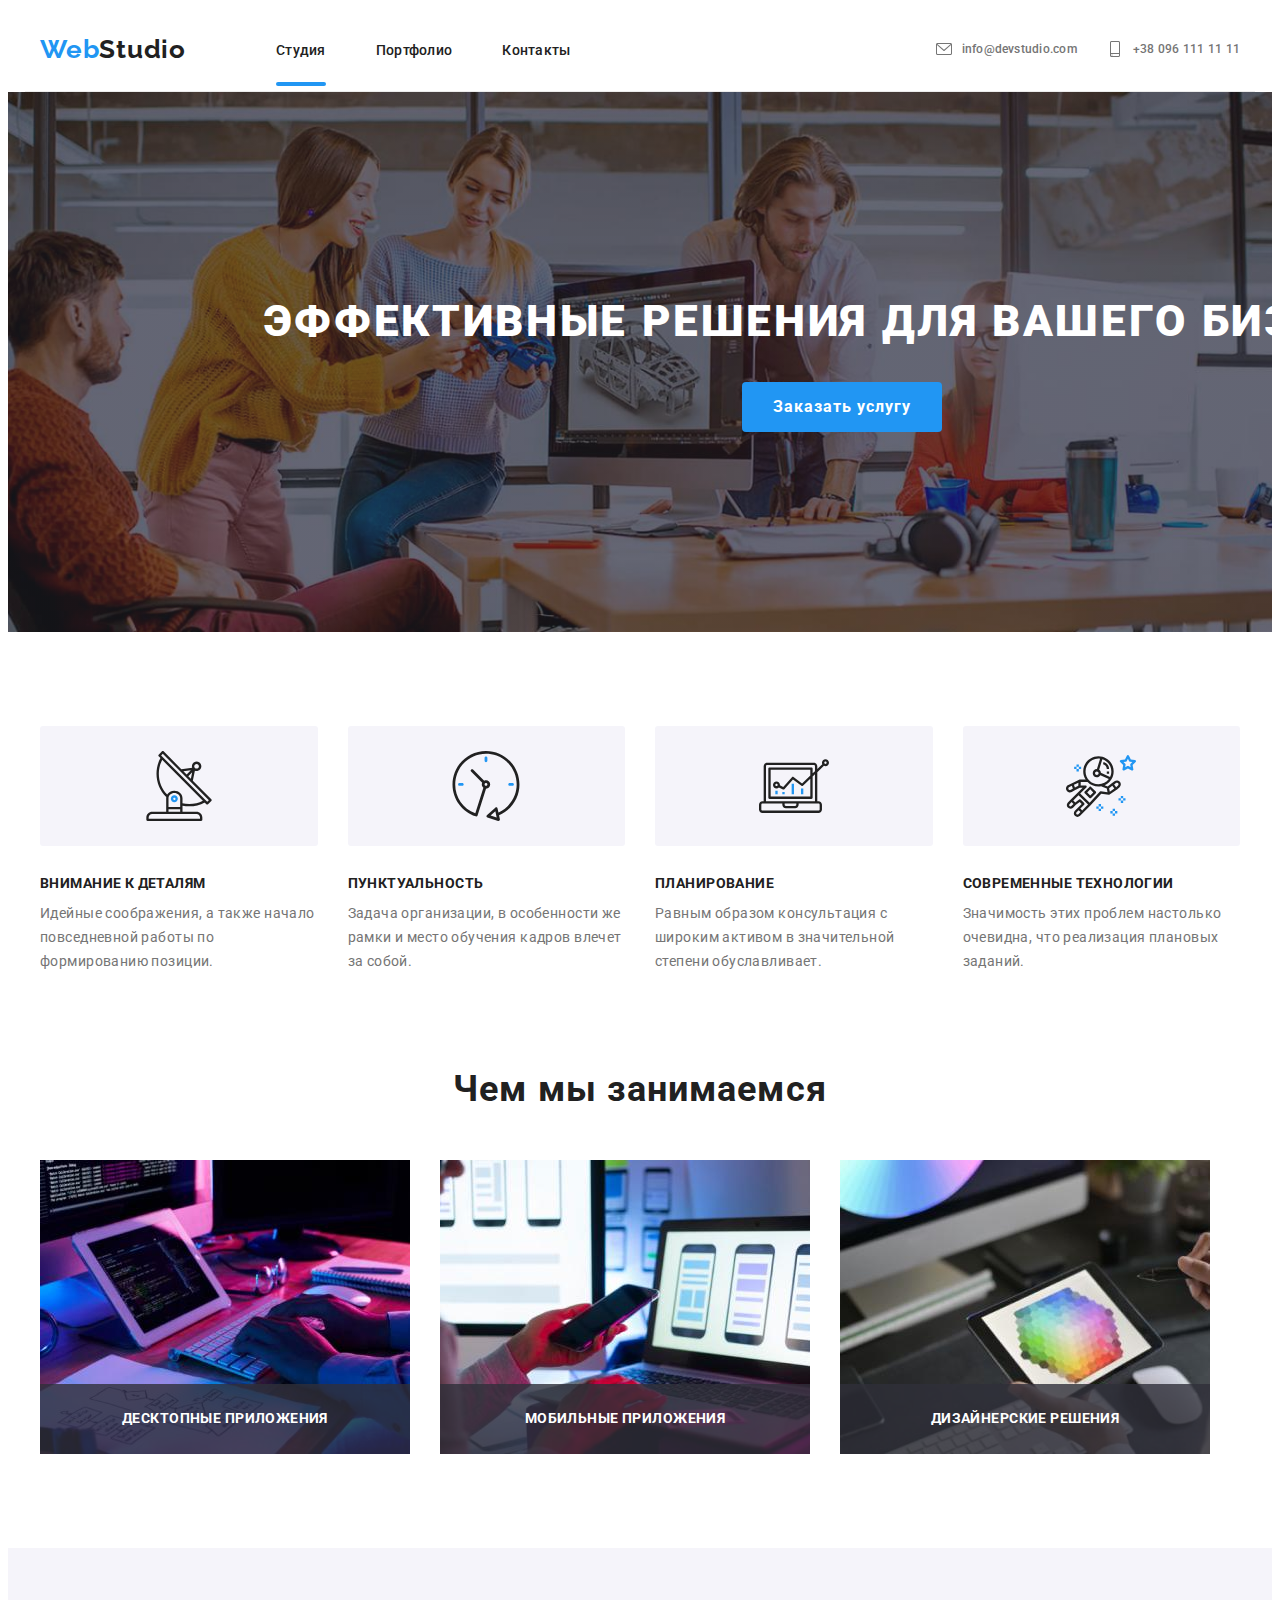
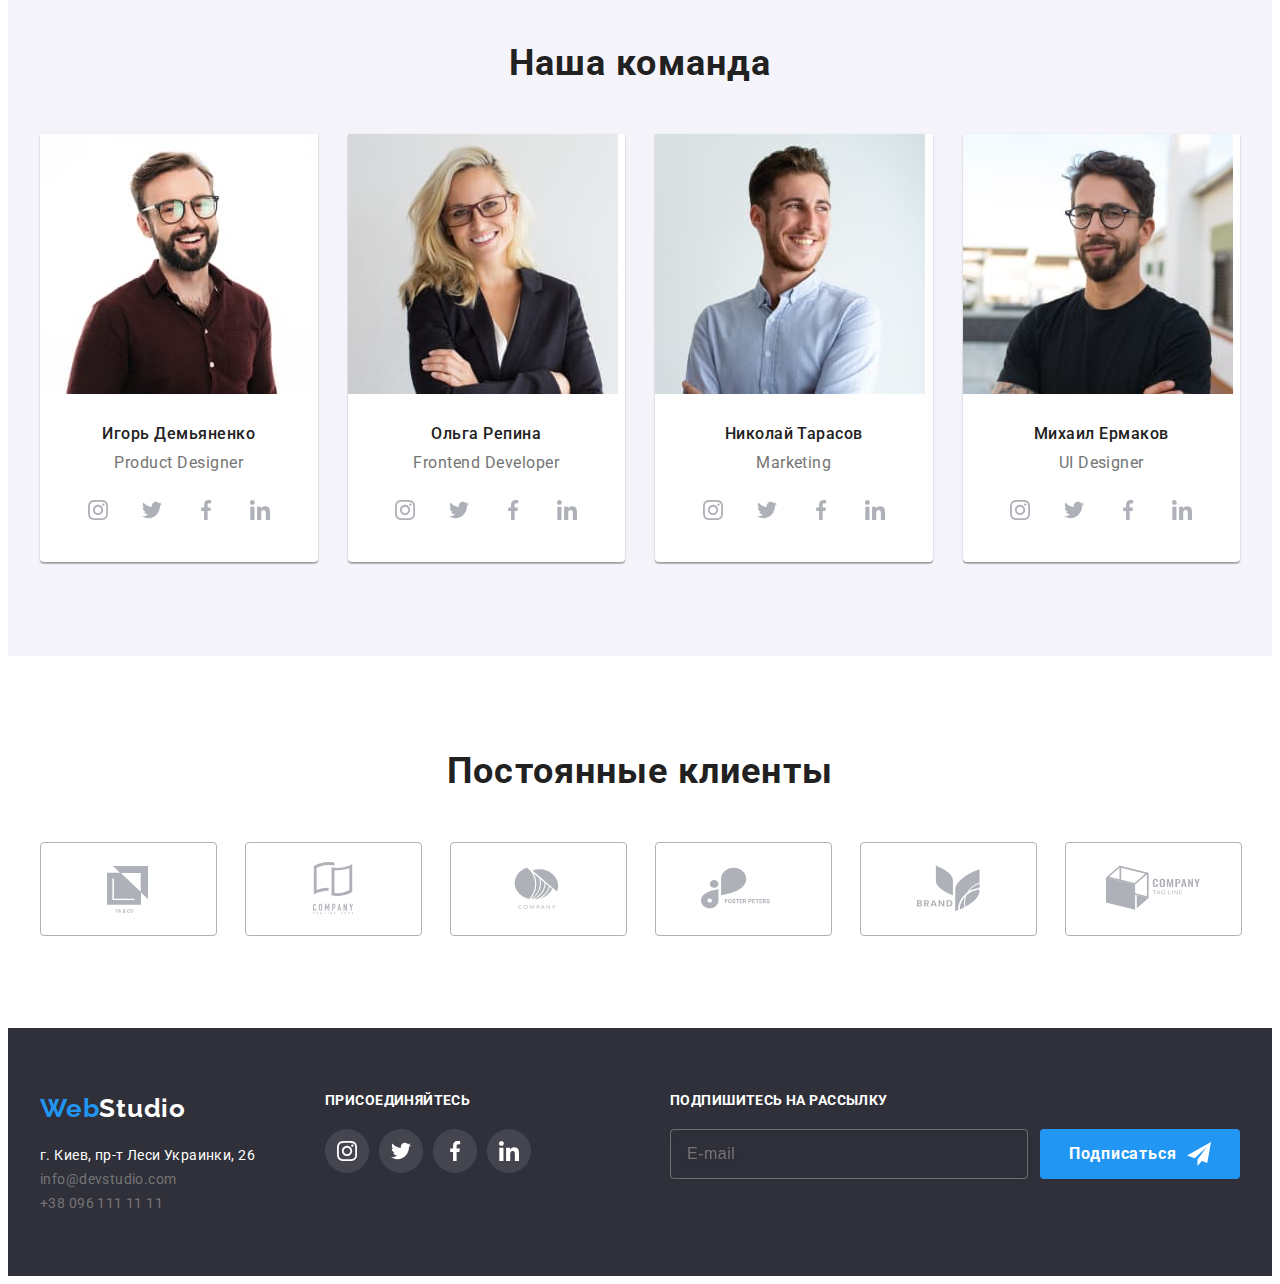
<file: index.html>
<!DOCTYPE html>
<html lang="ru">
<head>
    <meta charset="UTF-8">
    <meta http-equiv="X-UA-Compatible" content="IE=edge">
    <meta name="viewport" content="width=device-width, initial-scale=1.0">
    <title>Document</title>
    <link rel="preconnect" href="https://fonts.gstatic.com" crossorigin>
    <link rel="preconnect" href="https://fonts.googleapis.com" />
    <link href="https://fonts.googleapis.com/css2?family=Raleway:wght@700&family=Roboto:wght@400;500;700;900&display=swap" rel="stylesheet">
    <link
    rel="stylesheet"
    href="https://cdnjs.cloudflare.com/ajax/libs/modern-normalize/1.1.0/modern-normalize.min.css"
    integrity="sha512-wpPYUAdjBVSE4KJnH1VR1HeZfpl1ub8YT/NKx4PuQ5NmX2tKuGu6U/JRp5y+Y8XG2tV+wKQpNHVUX03MfMFn9Q=="
    crossorigin="anonymous"
    referrerpolicy="no-referrer"
    />
    <link rel="stylesheet" href="./css/main.css" />
</head>
<body>
    <!--header-->
    <header class="header">
        <div class="container header-container header__container">
            <nav class="navigation">
                <a class="link logo" lang="en" href="">Web<span class="logo_white">Studio</span></a>
                <ul class="list navigation-list">
                    <li class="navigation__item"><a class="link navigation__link current"  href="./index.html">Студия</a></li>
                    <li class="navigation__item"><a class="link navigation__link "  href="./portfolio.html">Портфолио</a></li>
                    <li class="navigation__item"><a class="link navigation__link "  href="">Контакты</a></li>
                </ul>
            </nav>
            <ul class="list header__connect connect">
                <li class="connect__item">
                    <a href="malto:info@devstudio.com" class="link connect__contacts">
                        <svg class="connect__icon" width="16" height="16">
                            <use href="./images/icons.svg#icon-mail-1"></use>
                        </svg>
                        info@devstudio.com
                    </a>
                </li>
                <li class="connect__item">
                    <a class="link connect__contacts" href="tell:+380961111111">
                        <svg class="connect__icon" width="16" height="16">
                            <use href="./images/icons.svg#icon-phone-1"></use>
                        </svg>
                        +38 096 111 11 11
                    </a>
                </li>
            </ul>
            <button type="button" class="open-menu-btn">
              <svg class="open-menu__icon" width="24" height="16">
                <use href="./images/icons.svg#icon-menu"></use>
              </svg>
            </button>
        </div>
        <div class="mob-menu is-hidden">
          <div class="container">
            <div class="mob-menu-top">
              <button type="button" class="close-menu-btn" >
                <svg class="close-menu-icon" width="19" height="19">
                  <use href="./images/icons.svg#icon-close"></use>
                </svg>
              </button>
              <ul class="list mob-menu-list">
                <li class="mob-menu__item"><a class="link mob-menu__link current"  href="./index.html">Студия</a></li>
                <li class="mob-menu__item"><a class="link mob-menu__link "  href="./portfolio.html">Портфолио</a></li>
                <li class="mob-menu__item"><a class="link mob-menu__link "  href="">Контакты</a></li>
              </ul>
            </div>
            <div class="mob-menu-bottom"> 
            <ul class="list mob-menu__connect">
              <li class="mob-menu__connect-item">
                <a class="link mob-menu__connect-link mob-menu__tell" href="tell:+380961111111">
                    +38 096 111 11 11
                </a>
              </li>
              <li class="mob-menu__connect-item">
                <a href="malto:info@devstudio.com" class="link mob-menu__connect-link mob-menu__mail">
                    info@devstudio.com
                </a>
              </li>
            </ul>
              <ul class="list mob-menu__social-list">
                <li class="mob-menu__social-item"><a class="link mob-menu__social-link" href="">Instagram</a></li>
                <li class="mob-menu__social-item"><a class="link mob-menu__social-link" href="">Twitter</a></li>
                <li class="mob-menu__social-item"><a class="link mob-menu__social-link" href="">Facebook</a></li>
                <li class="mob-menu__social-item"><a class="link mob-menu__social-link" href="">Linkedin</a></li>
              </ul>
            </div>
          </div>
          </div>
    </header>

    <!--main content-->

    <main>
        <!--hero-->
        <section class="hero">
            <div class="container hero__hero-container">
                <h1 class="hero__item">Эффективные решения для вашего бизнеса</h1>
                <button class="hero__btn btn" type="button" data-modal-open>Заказать услугу</button>
            </div>
        </section>
        <!--reasons-->
        <section class="reasons">
            <h2 class="visually-hidden">Наши правила</h2>
            <div class="container reasons__container">
                <ul class="list reasons__list">
                    <li class="reasons__item">
                        <div class="reasons__icon">
                            <svg width="70" height="70">
                              <use href="./images/icons.svg#icon-antenna-1"></use>
                            </svg>
                        </div>
                        <h3 class="reasons__title">Внимание к деталям</h3>
                        <p class="reasons__text">Идейные соображения, а также начало повседневной работы по формированию позиции.</p>
                    </li>
                    <li class="reasons__item">
                        <div class="reasons__icon">
                            <svg width="70" height="70">
                              <use href="./images/icons.svg#icon-clock-1"></use>
                            </svg>
                        </div>
                        <h3 class="reasons__title">Пунктуальность</h3>
                        <p class="reasons__text">Задача организации, в особенности же рамки и место обучения кадров влечет за собой.</p>
                    </li>
                    <li class="reasons__item">
                        <div class="reasons__icon">
                            <svg width="70" height="70">
                              <use href="./images/icons.svg#icon-diagram-1"></use>
                            </svg>
                        </div>
                        <h3 class="reasons__title">Планирование</h3>
                        <p class="reasons__text">Равным образом консультация с широким активом в значительной степени обуславливает.</p>
                    </li>
                    <li class="reasons__item">
                        <div class="reasons__icon">
                            <svg width="70" height="70">
                              <use href="./images/icons.svg#icon-astronaut-1"></use>
                            </svg>
                        </div>
                        <h3 class="reasons__title">Современные технологии</h3>
                        <p class="reasons__text">Значимость этих проблем настолько очевидна, что реализация плановых заданий.</p>
                    </li>
                </ul>
            </div>
        </section>
        <!--about-->
        <section class="about">
            <div class="container about__container">
                <h2 class="about__title">Чем мы занимаемся</h2>
                <ul class="list about__list">
                    <li class="about__item">
                      <div class="about__wrap">
                        <picture>
                          <source
                          srcset="
                            ./images/about/desk.jpg 1x,
                            ./images/about/desk-2x.jpg 2x                
                          "
                          >
                          <img src="./images/about/desk.jpg" alt="проект" width="370" height="294">
                        </picture>
                        <p class="about__description">Десктопные приложения</p>
                      </div>  
                    </li>
                    <li class="about__item">
                      <div class="about__wrap">
                        <picture>
                          <source
                          srcset="
                            ./images/about/mobile.jpg 1x,
                            ./images/about/mobile-2x.jpg 2x                
                          "
                          >
                          <img src="./images/about/mobile.jpg" alt="проект" width="370" height="294">
                        </picture>
                        <p class="about__description">Мобильные приложения</p>
                      </div>  
                    </li>
                    <li class="about__item">
                      <div class="about__wrap">
                        <picture>
                          <source
                          srcset="
                            ./images/about/design.jpg 1x,
                            ./images/about/design-2x.jpg 2x                
                          "
                          >
                          <img src="./images/about/design.jpg" alt="проект" width="370" height="294">
                        </picture>
                        <p class="about__description">Дизайнерские решения</p>
                      </div>  
                    </li>
                </ul>
            </div>
        </section>
        <!--our team-->
        <section class="team">
            <div class="container">
            <h2 class="team__title">Наша команда</h2>
                <ul class="list person">
                    <li class="person__item">
                      <picture>
                        <source
                        srcset="
                          ./images/team/igor/igor-desk.jpg 1x,
                          ./images/team/igor/igor-desk-2x.jpg 2x                
                        "
                        media="(min-width: 1200px)"
                        >
                        <source
                        srcset="
                          ./images/team/igor/igor-tab.jpg 1x,
                          ./images/team/igor/igor-tab-2x.jpg 2x                
                        "
                        media="(min-width: 768px)"
                        >
                        <source
                        srcset="
                          ./images/team/igor/igor-mob.jpg 1x,
                          ./images/team/igor/igor-mob-2x.jpg 2x                
                        "
                        media="(min-width: 320px)"
                        >
                        <img src="./images/team/igor/igor-desk.jpg" alt="фото" >
                      </picture>
                      <h3 class="person__name">Игорь Демьяненко</h3>
                      <p class="person__major">Product Designer</p>
                      <ul class="list social">                                             
                        <li class="social__item">
                          <a class="social__link" href="">
                          <svg class="social__icon" width="20" height="20"><use href="./images/icons.svg#icon-instagram-1"></use></svg>
                          </a>
                        </li>
                        <li class="social__item">
                          <a class="social__link" href=""> 
                          <svg class="social__icon" width="20" height="20"><use href="./images/icons.svg#icon-twitter-1"></use></svg>
                          </a>
                        </li>
                        <li class="social__item">
                          <a class="social__link" href="">
                          <svg class="social__icon" width="20" height="20"><use href="./images/icons.svg#icon-facebook-1"></use></svg>
                          </a>
                        </li>
                        <li class="social__item">
                          <a class="social__link" href="">
                          <svg class="social__icon" width="20" height="20"><use href="./images/icons.svg#icon-linkedin-1"></use></svg>
                          </a>
                        </li>
                      </ul>
                    </li>
                    <li class="person__item">
                      <picture>
                        <source
                        srcset="
                          ./images/team/olga/olga-desk.jpg 1x,
                          ./images/team/olga/olga-desk-2x.jpg 2x                
                        "
                        media="(min-width: 1200px)"
                        >
                        <source
                        srcset="
                          ./images/team/olga/olga-tab.jpg 1x,
                          ./images/team/olga/olga-tab-2x.jpg 2x                
                        "
                        media="(min-width: 768px)"
                        >
                        <source
                        srcset="
                          ./images/team/olga/olga-mob.jpg 1x,
                          ./images/team/olga/olga-mob-2x.jpg 2x                
                        "
                        media="(min-width: 320px)"
                        >
                        <img src="./images/team/olga/olga-desk.jpg" alt="фото">
                      </picture>
                        <h3 class="person__name">Ольга Репина</h3>
                        <p class="person__major">Frontend Developer</p>
                        <ul class="list social">                                             
                          <li class="social__item">
                            <a class="social__link" href="">
                            <svg class="social__icon" width="20" height="20"><use href="./images/icons.svg#icon-instagram-1"></use></svg>
                            </a>
                          </li>
                          <li class="social__item">
                            <a class="social__link" href=""> 
                            <svg class="social__icon" width="20" height="20"><use href="./images/icons.svg#icon-twitter-1"></use></svg>
                            </a>
                          </li>
                          <li class="social__item">
                            <a class="social__link" href="">
                            <svg class="social__icon" width="20" height="20"><use href="./images/icons.svg#icon-facebook-1"></use></svg>
                            </a>
                          </li>
                          <li class="social__item">
                            <a class="social__link" href="">
                            <svg class="social__icon" width="20" height="20"><use href="./images/icons.svg#icon-linkedin-1"></use></svg>
                            </a>
                          </li>
                        </ul>
                    </li>
                    <li class="person__item">
                      <picture>
                        <source
                        srcset="
                          ./images/team/nikolai/nik-desk.jpg 1x,
                          ./images/team/nikolai/nik-desk-2x.jpg 2x                
                        "
                        media="(min-width: 1200px)"
                        >
                        <source
                        srcset="
                          ./images/team/nikolai/nik-tab.jpg 1x,
                          ./images/team/nikolai/nik-tab-2x.jpg 2x                
                        "
                        media="(min-width: 768px)"
                        >
                        <source
                        srcset="
                          ./images/team/nikolai/nik-mob.jpg 1x,
                          ./images/team/nikolai/nik-mob-2x.jpg 2x                
                        "
                        media="(min-width: 320px)"
                        >
                        <img src="./images/team/nikolai/nik-desk.jpg" alt="фото" >
                      </picture>
                        <h3 class="person__name">Николай Тарасов</h3>
                        <p class="person__major">Marketing</p>
                        <ul class="list social">                                             
                          <li class="social__item">
                            <a class="social__link" href="">
                            <svg class="social__icon" width="20" height="20"><use href="./images/icons.svg#icon-instagram-1"></use></svg>
                            </a>
                          </li>
                          <li class="social__item">
                            <a class="social__link" href=""> 
                            <svg class="social__icon" width="20" height="20"><use href="./images/icons.svg#icon-twitter-1"></use></svg>
                            </a>
                          </li>
                          <li class="social__item">
                            <a class="social__link" href="">
                            <svg class="social__icon" width="20" height="20"><use href="./images/icons.svg#icon-facebook-1"></use></svg>
                            </a>
                          </li>
                          <li class="social__item">
                            <a class="social__link" href="">
                            <svg class="social__icon" width="20" height="20"><use href="./images/icons.svg#icon-linkedin-1"></use></svg>
                            </a>
                          </li>
                        </ul>
                    </li>
                    <li class="person__item">
                      <picture>
                        <source
                        srcset="
                          ./images/team/mikhail/mik-desk.jpg 1x,
                          ./images/team/mikhail/mik-desk-2x.jpg 2x                
                        "
                        media="(min-width: 1200px)"
                        >
                        <source
                        srcset="
                          ./images/team/mikhail/mik-tab.jpg 1x,
                          ./images/team/mikhail/mik-tab-2x.jpg 2x                
                        "
                        media="(min-width: 768px)"
                        >
                        <source
                        srcset="
                          ./images/team/mikhail/mik-mob.jpg 1x,
                          ./images/team/mikhail/mik-mob-2x.jpg 2x                
                        "
                        media="(min-width: 320px)"
                        >
                        <img src="./images/team/mikhail/mik-desk.jpg" alt="фото" >
                      </picture>
                        <h3 class="person__name">Михаил Ермаков</h3>
                        <p class="person__major">UI Designer</p>
                        <ul class="list social">                                             
                          <li class="social__item">
                            <a class="social__link" href="">
                            <svg class="social__icon" width="20" height="20"><use href="./images/icons.svg#icon-instagram-1"></use></svg>
                            </a>
                          </li>
                          <li class="social__item">
                            <a class="social__link" href=""> 
                            <svg class="social__icon" width="20" height="20"><use href="./images/icons.svg#icon-twitter-1"></use></svg>
                            </a>
                          </li>
                          <li class="social__item">
                            <a class="social__link" href="">
                            <svg class="social__icon" width="20" height="20"><use href="./images/icons.svg#icon-facebook-1"></use></svg>
                            </a>
                          </li>
                          <li class="social__item">
                            <a class="social__link" href="">
                            <svg class="social__icon" width="20" height="20"><use href="./images/icons.svg#icon-linkedin-1"></use></svg>
                            </a>
                          </li>
                        </ul>
                    </li>
                </ul>
            </div>
        </section>
    </main>

    <!-- Постоянные клиенты -->

    <section class="clients">
        <div class="container">
          <h2 class="clients__title">Постоянные клиенты</h2>
          <ul class="clients__list list">
            <li class="clients__item">
              <a href="" class="clients__link">
                <svg class="clients__icon" width="106">
                  <use href="./images/icons.svg#icon-YACO"></use>
                </svg>
              </a>
            </li>
            <li class="clients__item">
              <a href="" class="clients__link">
                <svg class="clients__icon" width="106">
                  <use href="./images/icons.svg#icon-TaglineHere"></use>
                </svg>
              </a>
            </li>
            <li class="clients__item">
              <a href="" class="clients__link">
                <svg class="clients__icon" width="106" >
                  <use href="./images/icons.svg#icon-Company"></use>
                </svg>
              </a>
            </li>
            <li class="clients__item">
              <a href="" class="clients__link">
                <svg class="clients__icon" width="106" >
                  <use href="./images/icons.svg#icon-Foster"></use>
                </svg>
              </a>
            </li>
            <li class="clients__item">
              <a href="" class="clients__link">
                <svg class="clients__icon" width="106" >
                  <use href="./images/icons.svg#icon-Brand"></use>
                </svg>
              </a>
            </li>
            <li class="clients__item">
              <a href="" class="clients__link">
                <svg class="clients__icon" width="106" >
                  <use href="./images/icons.svg#icon-Tagline"></use>
                </svg>
              </a>
            </li>
          </ul>
        </div>
      </section>
    </main>
    <!--footer-->
    <footer class="footer">
      <div class="footer-container container">
        <div class="footer__box">
          <div class="footer__connect footer-connect">
              <div>
                  <a  class="link logo" lang="en" href="">Web<span class="logo_grey">Studio</span></a>
              </div>
              <address>
                  <ul class="list footer-connect__list">
                      <li>
                          <a class="link footer-connect__address" href="https://goo.gl/maps/8vvGkd5GzNvPVV4t6"
                          target="_blank" rel="noopener noreferrer"
                          >г. Киев, пр-т Леси Украинки, 26</a>
                      </li>
                      <li><a class="link footer-connect__contacts" href="malto:info@devstudio.com">info@devstudio.com</a></li>
                      <li><a class="link footer-connect__contacts" href="tell:+380961111111">+38 096 111 11 11</a></li>
                  </ul>
              </address>
          </div>
          <div class="join">
            <p class="footer__title">Присоединяйтесь</p>
            <ul class="list join-social">                                             
              <li class="join-social__item">
                <a class="join-social__link" href="">
                <svg class="join-social__icon" width="20" height="20"><use href="./images/icons.svg#icon-instagram-1"></use></svg>
                </a>
              </li>
              <li class="join-social__item">
                <a class="join-social__link" href=""> 
                <svg class="join-social__icon" width="20" height="20"><use href="./images/icons.svg#icon-twitter-1"></use></svg>
                </a>
              </li>
              <li class="join-social__item">
                <a class="join-social__link" href="">
                <svg class="join-social__icon" width="20" height="20"><use href="./images/icons.svg#icon-facebook-1"></use></svg>
                </a>
              </li>
              <li class="join-social__item">
                <a class="join-social__link" href="">
                <svg class="join-social__icon" width="20" height="20"><use href="./images/icons.svg#icon-linkedin-1"></use></svg>
                </a>
              </li>
            </ul>
          </div>
        </div> 
      <div class="footer__subscribe subscribe ">
        <p class="footer__title">Подпишитесь на рассылку</p>
        <form class="subscribe__form">
          <input class="subscribe__email" type="email" name="user-email" placeholder="E-mail" />
          <button type="submit" class="subscribe__btn btn">
            Подписаться
            <svg class="subscribe__icon" width="24" height="24">
              <use href="./images/icons.svg#icon-send"></use>
            </svg>
          </button>
        </form>
      </div>
    </div>
    </footer>
    <!--backdrop/modal-->
    <div class="backdrop is-hidden" data-modal>
      <div class="modal">
        <button type="button" class="modal-close" data-modal-close>
          <svg class="modal-close__icon" width="11" height="11">
            <use href="./images/icons.svg#icon-close"></use>
          </svg>
        </button>
        <p class="modal__title">Оставьте свои данные, мы вам перезвоним</p>
        <form action="#" class="modal-form">
          <div class="modal-form__field">
            <label class="modal-form__input-text" for="user-name">
              Имя
            </label>
            <div class="input-wrap">
              <input 
                type="text"
                id="user-name"
                name="user-name"
                class="input-wrap__text"
                required >
              <svg class="input-wrap__icon" width="18" height="18">
                <use href="./images/icons.svg#icon-person"></use>
              </svg>
            </div>
          </div>
          <div class="modal-form__field">
            <label class="modal-form__input-text" for="user-phone">
              Телефон
            </label>
            <div class="input-wrap">
              <input 
                type="tel"
                id="user-phone"
                name="user-phone"
                class="input-wrap__text"
                required >
              <svg class="input-wrap__icon" width="18" height="18">
                <use href="./images/icons.svg#icon-phone"></use>
              </svg>
            </div>
          </div>
          <div class="modal-form__field">
            <label class="modal-form__input-text" for="user-mail">
              Почта
            </label>
            <div class="input-wrap">
              <input 
                type="mail"
                id="user-mail"
                name="user-mail"
                class="input-wrap__text"
                required >
              <svg class="input-wrap__icon" width="18" height="18">
                <use href="./images/icons.svg#icon-email"></use>
              </svg>
            </div>
          </div>
          <div class="modal__textarea modal-textarea">
            <label class="modal-form__input-text" for="user-text">
              Комментарий
            </label>
            <textarea 
            name="user-text" 
            id="user-text" 
            class="modal-textarea__text"
            placeholder="Введите текст"
            ></textarea>
          </div>
          <div class="policy">
            <input 
            type="checkbox"
            id="policy"
            name="policy"
            class="policy__check visually-hidden"
            >
            <label for="policy" class="policy__label">
              <span class="policy__check-item">
                <svg class="policy__check-icon" width="11" height="8">
                  <use href="./images/icons.svg#icon-accept"></use>
                </svg>
              </span>
              Соглашаюсь с рассылкой и принимаю &nbsp
              <a href="" class="policy__link" >
                 Условия договора
              </a>
            </label>
          </div>
          <button type="submit" class="modal__submit-btn btn">
            Отправить
          </button>
        </form>
      </div>
    </div>
    <script src="./js/modal.js"></script>
    <script src="./js/menu.js"></script>
</body>
</html>
</file>
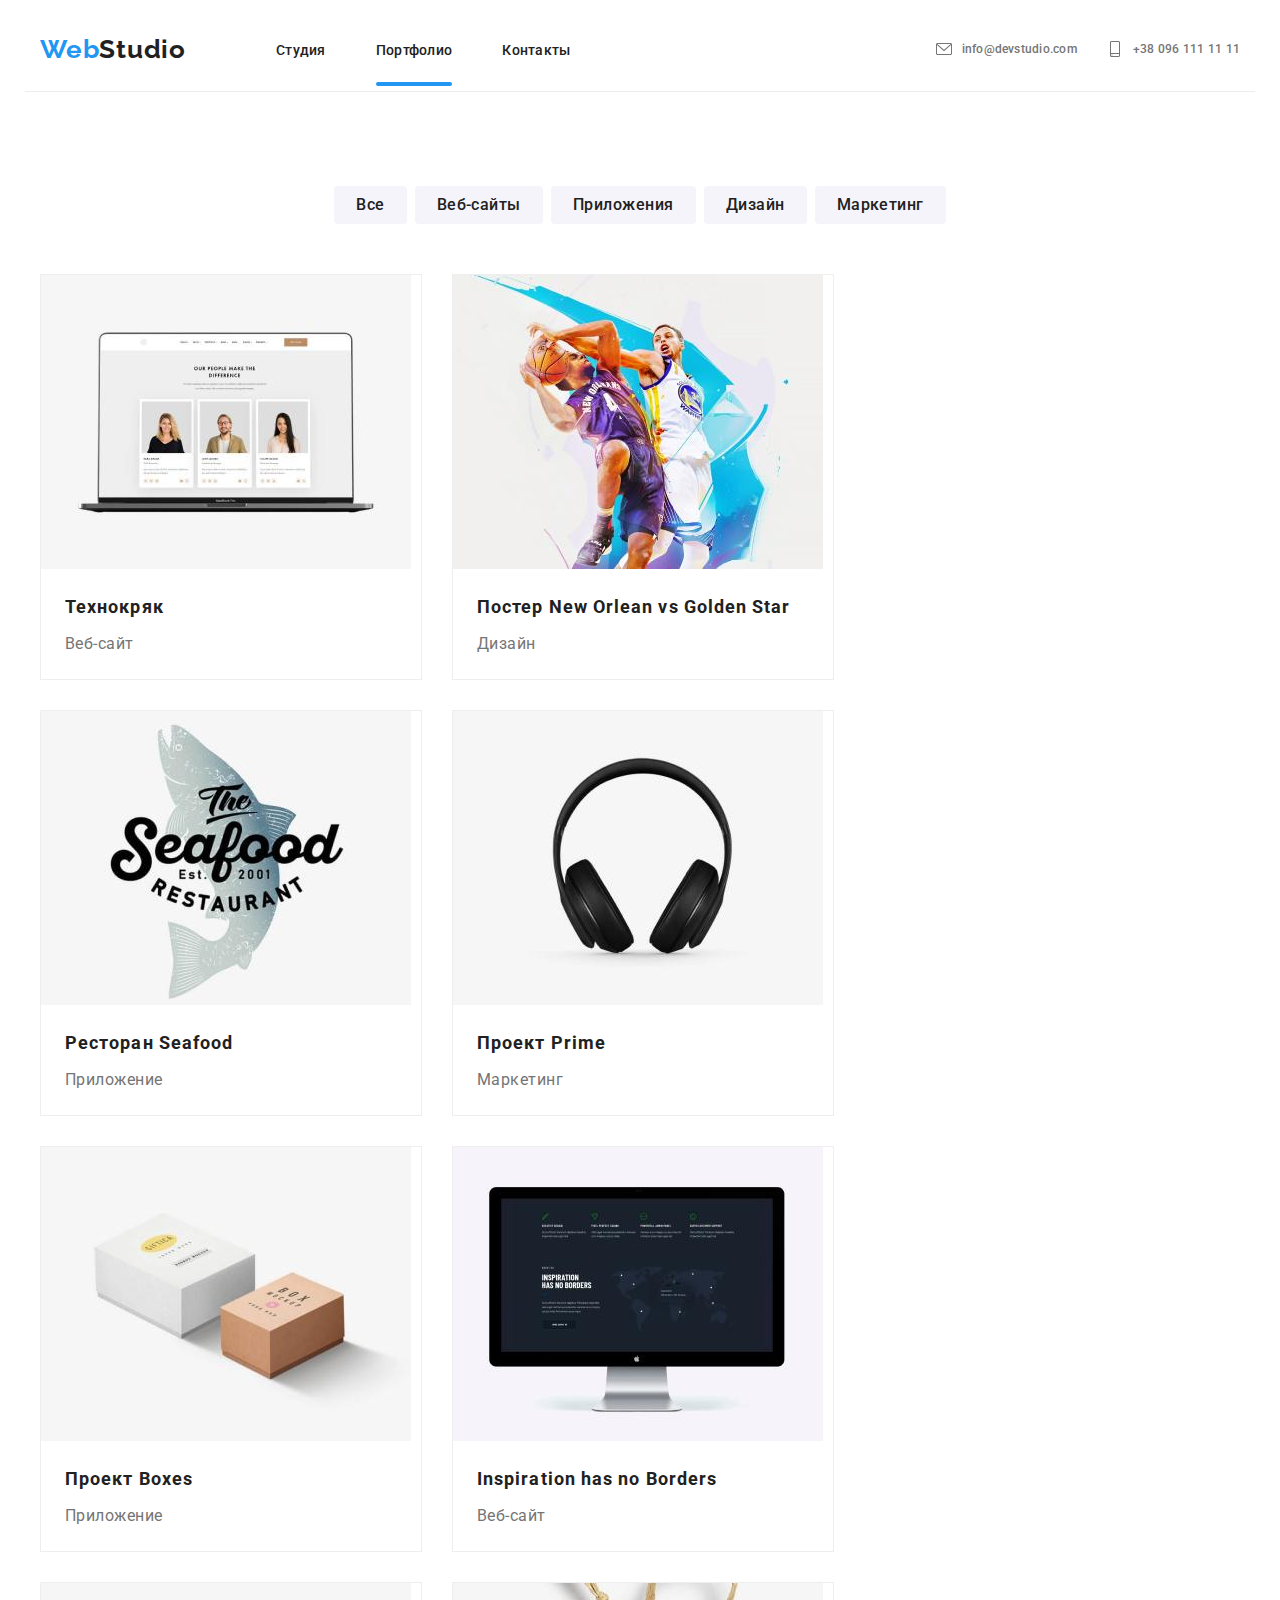
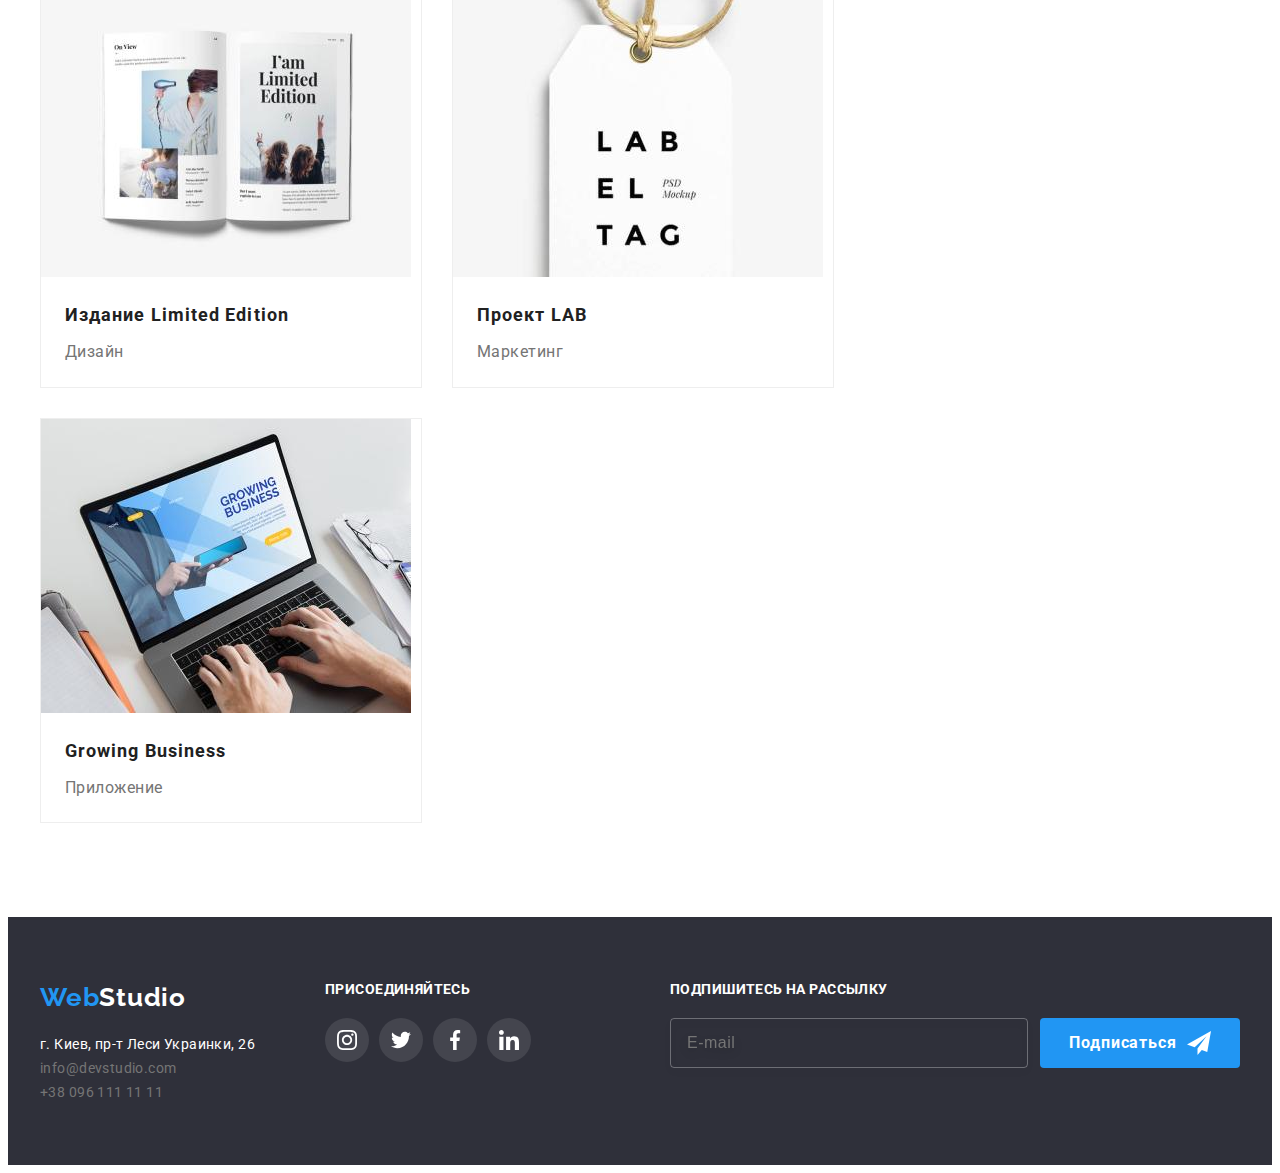
<file: portfolio.html>
<!DOCTYPE html>
<html lang="ru">
<head>
    <meta charset="UTF-8">
    <meta http-equiv="X-UA-Compatible" content="IE=edge">
    <meta name="viewport" content="width=device-width, initial-scale=1.0">
    <title>Document</title>
    <link rel="preconnect" href="https://fonts.gstatic.com" crossorigin>
    <link rel="preconnect" href="https://fonts.googleapis.com" />
    <link href="https://fonts.googleapis.com/css2?family=Raleway:wght@700&family=Roboto:wght@400;500;700;900&display=swap" rel="stylesheet"/>
    <link
    rel="stylesheet"
    href="https://cdnjs.cloudflare.com/ajax/libs/modern-normalize/1.1.0/modern-normalize.min.css"
    integrity="sha512-wpPYUAdjBVSE4KJnH1VR1HeZfpl1ub8YT/NKx4PuQ5NmX2tKuGu6U/JRp5y+Y8XG2tV+wKQpNHVUX03MfMFn9Q=="
    crossorigin="anonymous"
    referrerpolicy="no-referrer"
    />
    <link rel="stylesheet" href="./css/main.css" />
</head>

<body>
  <header class="header">
    <div class="container header-container header__container">
        <nav class="navigation">
            <a class="link logo" lang="en" href="">Web<span class="logo_white">Studio</span></a>
            <ul class="list navigation-list">
                <li class="navigation__item"><a class="link navigation__link "  href="./index.html">Студия</a></li>
                <li class="navigation__item"><a class="link navigation__link current"  href="./portfolio.html">Портфолио</a></li>
                <li class="navigation__item"><a class="link navigation__link "  href="">Контакты</a></li>
            </ul>
        </nav>
        <ul class="list header__connect connect">
            <li class="connect__item">
                <a href="malto:info@devstudio.com" class="link connect__contacts">
                    <svg class="connect__icon" width="16" height="16">
                        <use href="./images/icons.svg#icon-mail-1"></use>
                    </svg>
                    info@devstudio.com
                </a>
            </li>
            <li class="connect__item">
                <a class="link connect__contacts" href="tell:+380961111111">
                    <svg class="connect__icon" width="16" height="16">
                        <use href="./images/icons.svg#icon-phone-1"></use>
                    </svg>
                    +38 096 111 11 11
                </a>
            </li>
        </ul>
        <button type="button" class="open-menu-btn">
          <svg class="open-menu__icon" width="24" height="16">
            <use href="./images/icons.svg#icon-menu"></use>
          </svg>
        </button>
    </div>
    <div class="mob-menu is-hidden">
      <div class="container">
        <div class="mob-menu-top">
          <button type="button" class="close-menu-btn" >
            <svg class="close-menu-icon" width="19" height="19">
              <use href="./images/icons.svg#icon-close"></use>
            </svg>
          </button>
          <ul class="list mob-menu-list">
            <li class="mob-menu__item"><a class="link mob-menu__link current"  href="./index.html">Студия</a></li>
            <li class="mob-menu__item"><a class="link mob-menu__link "  href="./portfolio.html">Портфолио</a></li>
            <li class="mob-menu__item"><a class="link mob-menu__link "  href="">Контакты</a></li>
          </ul>
        </div>
        <div class="mob-menu-bottom"> 
        <ul class="list mob-menu__connect">
          <li class="mob-menu__connect-item">
            <a class="link mob-menu__connect-link mob-menu__tell" href="tell:+380961111111">
                +38 096 111 11 11
            </a>
          </li>
          <li class="mob-menu__connect-item">
            <a href="malto:info@devstudio.com" class="link mob-menu__connect-link mob-menu__mail">
                info@devstudio.com
            </a>
          </li>
        </ul>
          <ul class="list mob-menu__social-list">
            <li class="mob-menu__social-item"><a class="link mob-menu__social-link" href="">Instagram</a></li>
            <li class="mob-menu__social-item"><a class="link mob-menu__social-link" href="">Twitter</a></li>
            <li class="mob-menu__social-item"><a class="link mob-menu__social-link" href="">Facebook</a></li>
            <li class="mob-menu__social-item"><a class="link mob-menu__social-link" href="">Linkedin</a></li>
          </ul>
        </div>
      </div>
      </div>
</header>

    <!--main content-->

    <section>
        <div class="container portfolio-container">
            <ul class="list portfolio-filter">
                <li class="list-btn"><button class="portfolio-btn" type="button">Все</button></li>
                <li class="list-btn"><button class="portfolio-btn" type="button">Веб-сайты</button></li>
                <li class="list-btn"><button class="portfolio-btn" type="button">Приложения</button></li>
                <li class="list-btn"><button class="portfolio-btn" type="button">Дизайн</button></li>
                <li class="list-btn"><button class="portfolio-btn" type="button">Маркетинг</button></li>
            </ul>    
            <ul class="list projects">
                <li class="projects-list">
                    <a href="" class="link projects-link">
                        <div class="projects-link-wrap">
                            <picture>
                                <source
                                  srcset="
                                    ./images/portfolio/tehno/tehno-desk.jpg 1x,
                                    ./images/portfolio/tehno/tehno-desk-2x.jpg 2x            
                                  "
                                  media="(min-width: 1200px)"
                                  >
                                  <source
                                  srcset="
                                    ./images/portfolio/tehno/tehno-tab.jpg 1x,
                                    ./images/portfolio/tehno/tehno-tab-2x.jpg 2x                
                                  "
                                  media="(min-width: 768px)"
                                  >
                                  <source
                                  srcset="
                                    ./images/portfolio/tehno/tehno-mob.jpg    1x,
                                    ./images/portfolio/tehno/tehno-mob-2x.jpg 2x                
                                  "
                                  media="(min-width: 320px)"
                                  >
                                  <img 
                                  src="./images/portfolio/tehno-mob.jpg" 
                                  alt="фото Технокряк">
                              </picture>
                            <p class="projects-description">Технокряк это современная площадка распространения коронавируса. Компании используют эту платформу для цифрового шпионажа и атак на защищённые сервера конкурентов.</p>
                        </div>
                        <h2 class="projects-item">Технокряк</h2>
                        <p class="projects-title">Веб-сайт</p>
                    </a>
                </li>
                <li class="projects-list">
                    <a href="" class="link projects-link">
                        <div class="projects-link-wrap">
                            <picture>
                                <source
                                srcset="
                                  ./images/portfolio/poster/poster-desk.jpg 1x,
                                  ./images/portfolio/poster/poster-desk-2x.jpg 2x                
                                "
                                media="(min-width: 1200px)"
                                >
                                <source
                                srcset="
                                  ./images/portfolio/poster/poster-tab.jpg 1x,
                                  ./images/portfolio/poster/poster-tab-2x.jpg 2x                
                                "
                                media="(min-width: 768px)"
                                >
                                <source
                                srcset="
                                  ./images/portfolio/poster/poster-mob.jpg 1x,
                                  ./images/portfolio/poster/poster-mob-2x.jpg 2x                
                                "
                                media="(min-width: 320px)"
                                >
                                <img src="./images/portfolio/poster/poster-desk.jpg" alt="фото Постер" >
                              </picture>
                            <p class="projects-description">Lorem ipsum dolor sit amet consectetur adipisicing elit. Necessitatibus beatae, deleniti ducimus placeat a reiciendis sapiente ullam vero laudantium.</p>
                        </div>
                    <h2 class="projects-item">Постер New Orlean vs Golden Star</h2>
                    <p class="projects-title">Дизайн</p>
                    </a>
                </li>
                <li class="projects-list">
                    <a href="" class="link projects-link">
                        <div class="projects-link-wrap">
                            <picture>
                                <source
                                srcset="
                                  ./images/portfolio/seafood/seafood-desk.jpg 1x,
                                  ./images/portfolio/seafood/seafood-desk-2x.jpg 2x                
                                "
                                media="(min-width: 1200px)"
                                >
                                <source
                                srcset="
                                  ./images/portfolio/seafood/seafood-tab.jpg 1x,
                                  ./images/portfolio/seafood/seafood-tab-2x.jpg 2x                
                                "
                                media="(min-width: 768px)"
                                >
                                <source
                                srcset="
                                  ./images/portfolio/seafood/seafood-mob.jpg 1x,
                                  ./images/portfolio/seafood/seafood-mob-2x.jpg 2x                
                                "
                                media="(min-width: 320px)"
                                >
                                <img src="./images/portfolio/seafood/seafood-desk.jpg" alt="фото Seafood" >
                              </picture>
                            <p class="projects-description">Lorem ipsum dolor sit amet consectetur adipisicing elit. Necessitatibus beatae, deleniti ducimus placeat a reiciendis sapiente ullam vero laudantium.</p>
                        </div>
                    <h2 class="projects-item">Ресторан Seafood</h2>
                    <p class="projects-title">Приложение</p>
                    </a>
                </li>
                <li class="projects-list">
                    <a href="" class="link projects-link">
                        <div class="projects-link-wrap">
                            <picture>
                                <source
                                srcset="
                                  ./images/portfolio/prime/prime-desk.jpg 1x,
                                  ./images/portfolio/prime/prime-desk-2x.jpg 2x                
                                "
                                media="(min-width: 1200px)"
                                >
                                <source
                                srcset="
                                  ./images/portfolio/prime/prime-tab.jpg 1x,
                                  ./images/portfolio/prime/prime-tab-2x.jpg 2x                
                                "
                                media="(min-width: 768px)"
                                >
                                <source
                                srcset="
                                  ./images/portfolio/prime/prime-mob.jpg 1x,
                                  ./images/portfolio/prime/prime-mob-2x.jpg 2x                
                                "
                                media="(min-width: 320px)"
                                >
                                <img src="./images/portfolio/prime/prime-desk.jpg" alt="фото Prime" >
                              </picture>
                            <p class="projects-description">Lorem ipsum dolor sit amet consectetur adipisicing elit. Necessitatibus beatae, deleniti ducimus placeat a reiciendis sapiente ullam vero laudantium.</p>
                        </div>
                    <h2 class="projects-item">Проект Prime</h2>
                    <p class="projects-title">Маркетинг</p>
                    </a>
                </li>
                <li class="projects-list">
                    <a href="" class="link projects-link">
                        <div class="projects-link-wrap">
                            <picture>
                                <source
                                srcset="
                                  ./images/portfolio/boxes/boxes-desk.jpg 1x,
                                  ./images/portfolio/boxes/boxes-desk-2x.jpg 2x                
                                "
                                media="(min-width: 1200px)"
                                >
                                <source
                                srcset="
                                  ./images/portfolio/boxes/boxes-tab.jpg 1x,
                                  ./images/portfolio/boxes/boxes-tab-2x.jpg 2x                
                                "
                                media="(min-width: 768px)"
                                >
                                <source
                                srcset="
                                  ./images/portfolio/boxes/boxes-mob.jpg 1x,
                                  ./images/portfolio/boxes/boxes-mob-2x.jpg 2x                
                                "
                                media="(min-width: 320px)"
                                >
                                <img src="./images/portfolio/boxes/boxes-desk.jpg" alt="фото Boxes" >
                              </picture>
                            <p class="projects-description">Lorem ipsum dolor sit amet consectetur adipisicing elit. Necessitatibus beatae, deleniti ducimus placeat a reiciendis sapiente ullam vero laudantium.</p>
                        </div>
                    <h2 class="projects-item">Проект Boxes</h2>
                    <p class="projects-title">Приложение</p>
                    </a>
                </li>
                <li class="projects-list">
                    <a href="" class="link projects-link">
                        <div class="projects-link-wrap">
                            <picture>
                                <source
                                srcset="
                                  ./images/portfolio/insp/insp-desk.jpg 1x,
                                  ./images/portfolio/insp/insp-desk-2x.jpg 2x                
                                "
                                media="(min-width: 1200px)"
                                >
                                <source
                                srcset="
                                  ./images/portfolio/insp/insp-tab.jpg 1x,
                                  ./images/portfolio/insp/insp-tab-2x.jpg 2x                
                                "
                                media="(min-width: 768px)"
                                >
                                <source
                                srcset="
                                  ./images/portfolio/insp/insp-mob.jpg 1x,
                                  ./images/portfolio/insp/insp-mob-2x.jpg 2x                
                                "
                                media="(min-width: 320px)"
                                >
                                <img src="./images/portfolio/insp/insp-desk.jpg" alt="фото Inpiration" >
                              </picture>
                            <p class="projects-description">Lorem ipsum dolor sit amet consectetur adipisicing elit. Necessitatibus beatae, deleniti ducimus placeat a reiciendis sapiente ullam vero laudantium.</p>
                        </div>
                    <h2 class="projects-item">Inspiration has no Borders</h2>
                    <p class="projects-title">Веб-сайт</p>
                    </a>
                </li>
                <li class="projects-list">
                    <a href="" class="link projects-link">
                        <div class="projects-link-wrap">
                            <picture>
                                <source
                                srcset="
                                  ./images/portfolio/isdanie/isdanie-desk.jpg 1x,
                                  ./images/portfolio/isdanie/isdanie-desk-2x.jpg 2x                
                                "
                                media="(min-width: 1200px)"
                                >
                                <source
                                srcset="
                                  ./images/portfolio/isdanie/isdanie-tab.jpg 1x,
                                  ./images/portfolio/isdanie/isdanie-tab-2x.jpg 2x                
                                "
                                media="(min-width: 768px)"
                                >
                                <source
                                srcset="
                                  ./images/portfolio/isdanie/isdanie-mob.jpg 1x,
                                  ./images/portfolio/isdanie/isdanie-mob-2x.jpg 2x                
                                "
                                media="(min-width: 320px)"
                                >
                                <img src="./images/portfolio/isdanie/isdanie-desk.jpg" alt="фото Limited Edition" >
                              </picture>
                            <p class="projects-description">Lorem ipsum dolor sit amet consectetur adipisicing elit. Necessitatibus beatae, deleniti ducimus placeat a reiciendis sapiente ullam vero laudantium.</p>
                        </div>
                    <h2 class="projects-item">Издание Limited Edition</h2>
                    <p class="projects-title">Дизайн</p>
                    </a>
                </li>
                <li class="projects-list">
                    <a href="" class="link projects-link">
                        <div class="projects-link-wrap">
                            <picture>
                                <source
                                srcset="
                                  ./images/portfolio/lab/lab-desk.jpg 1x,
                                  ./images/portfolio/lab/lab-desk-2x.jpg 2x                
                                "
                                media="(min-width: 1200px)"
                                >
                                <source
                                srcset="
                                  ./images/portfolio/lab/lab-tab.jpg 1x,
                                  ./images/portfolio/lab/lab-tab-2x.jpg 2x                
                                "
                                media="(min-width: 768px)"
                                >
                                <source
                                srcset="
                                  ./images/portfolio/lab/lab-mob.jpg 1x,
                                  ./images/portfolio/lab/lab-mob-2x.jpg 2x                
                                "
                                media="(min-width: 320px)"
                                >
                                <img src="./images/portfolio/lab/lab-desk.jpg" alt="фото LAB" >
                            </picture>
                            <p class="projects-description">Lorem ipsum dolor sit amet consectetur adipisicing elit. Necessitatibus beatae, deleniti ducimus placeat a reiciendis sapiente ullam vero laudantium.</p>
                        </div>
                    <h2 class="projects-item">Проект LAB</h2>
                    <p class="projects-title">Маркетинг</p>
                    </a>
                </li>
                <li class="projects-list">
                    <a href="" class="link projects-link">
                        <div class="projects-link-wrap">
                            <picture>
                                <source
                                srcset="
                                  ./images/portfolio/grow/grow-desk.jpg 1x,
                                  ./images/portfolio/grow/grow-desk-2x.jpg 2x                
                                "
                                media="(min-width: 1200px)"
                                >
                                <source
                                srcset="
                                  ./images/portfolio/grow/grow-tab.jpg 1x,
                                  ./images/portfolio/grow/grow-tab-2x.jpg 2x                
                                "
                                media="(min-width: 768px)"
                                >
                                <source
                                srcset="
                                  ./images/portfolio/grow/grow-mob.jpg 1x,
                                  ./images/portfolio/grow/grow-mob-2x.jpg 2x                
                                "
                                media="(min-width: 320px)"
                                >
                                <img src="./images/portfolio/grow/grow-desk.jpg" alt="фото Growing Business" >
                              </picture>
                            <p class="projects-description">Lorem ipsum dolor sit amet consectetur adipisicing elit. Necessitatibus beatae, deleniti ducimus placeat a reiciendis sapiente ullam vero laudantium.</p>
                        </div>
                    <h2 class="projects-item">Growing Business</h2>
                    <p class="projects-title">Приложение</p>
                    </a>
                </li>
            </ul>
        </div>
    </section>
    <!--footer-->
    <footer class="footer">
      <div class="footer-container container">
        <div class="footer__box">
          <div class="footer__connect footer-connect">
              <div>
                  <a  class="link logo" lang="en" href="">Web<span class="logo_grey">Studio</span></a>
              </div>
              <address>
                  <ul class="list footer-connect__list">
                      <li>
                          <a class="link footer-connect__address" href="https://goo.gl/maps/8vvGkd5GzNvPVV4t6"
                          target="_blank" rel="noopener noreferrer"
                          >г. Киев, пр-т Леси Украинки, 26</a>
                      </li>
                      <li><a class="link footer-connect__contacts" href="malto:info@devstudio.com">info@devstudio.com</a></li>
                      <li><a class="link footer-connect__contacts" href="tell:+380961111111">+38 096 111 11 11</a></li>
                  </ul>
              </address>
          </div>
          <div class="join">
            <p class="footer__title">Присоединяйтесь</p>
            <ul class="list join-social">                                             
              <li class="join-social__item">
                <a class="join-social__link" href="">
                <svg class="join-social__icon" width="20" height="20"><use href="./images/icons.svg#icon-instagram-1"></use></svg>
                </a>
              </li>
              <li class="join-social__item">
                <a class="join-social__link" href=""> 
                <svg class="join-social__icon" width="20" height="20"><use href="./images/icons.svg#icon-twitter-1"></use></svg>
                </a>
              </li>
              <li class="join-social__item">
                <a class="join-social__link" href="">
                <svg class="join-social__icon" width="20" height="20"><use href="./images/icons.svg#icon-facebook-1"></use></svg>
                </a>
              </li>
              <li class="join-social__item">
                <a class="join-social__link" href="">
                <svg class="join-social__icon" width="20" height="20"><use href="./images/icons.svg#icon-linkedin-1"></use></svg>
                </a>
              </li>
            </ul>
          </div>
        </div> 
      <div class="footer__subscribe subscribe ">
        <p class="footer__title">Подпишитесь на рассылку</p>
        <form class="subscribe__form">
          <input class="subscribe__email" type="email" name="user-email" placeholder="E-mail" />
          <button type="submit" class="subscribe__btn btn">
            Подписаться
            <svg class="subscribe__icon" width="24" height="24">
              <use href="./images/icons.svg#icon-send"></use>
            </svg>
          </button>
        </form>
      </div>
    </div>
    </footer>
    <script src="./js/modal.js"></script>
    <script src="./js/menu.js"></script>
</body>
</file>
<file: css/main.css>
.visually-hidden {
  position: absolute;
  width: 1px;
  height: 1px;
  margin: -1px;
  padding: 0;
  overflow: hidden;
  border: 0;
  clip: rect(0 0 0 0);
}

:root {
  --main-title-color:#212121;
  --main-text-color:#757575;
  --header-text-color: #FFFFFF;
  --accent-color: #2196F3;
  --address-text-color: rgba(255, 255, 255, 0.6);
  --port-btn-bgcolor: #F5F4FA;
}

body {
  font-family: 'Roboto', sans-serif;
  background-color: #fff;
}

.list {
  list-style: none;
}

.link {
  text-decoration: none;
  font-style: normal;
}

p, h1, h2, h3, h4, h5, h6 {
  margin: 0;
}

ul {
  margin: 0;
  padding: 0;
}

img {
  display: block;
  max-width: 100%;
  height: auto;
}

button {
  cursor: pointer;
  border: none;
  transition: color 250ms, background-color 250ms, box-shadow 250ms;
  transition-timing-function: cubic-bezier(0.4, 0, 0.2, 1);
}

.container {
  width: 100%;
  padding-left: 15px;
  padding-right: 15px;
  margin: 0 auto;
}

@media screen and (min-width: 480px) {
  .container {
    width: 480px;
  }
}

@media screen and (min-width: 768px) {
  .container {
    width: 768px;
  }
}

@media screen and (min-width: 1200px) {
  .container {
    width: 1200px;
  }
}

.btn {
  font-family: Roboto;
  background-color: #2196F3;
  font-weight: 700;
  font-size: 16px;
  line-height: 1.87;
  display: flex;
  align-items: center;
  text-align: center;
  letter-spacing: 0.06em;
  color: var(--header-text-color);
  border-radius: 4px;
  min-width: 200px;
  min-height: 50px;
  justify-content: center;
}

.btn:hover, .btn:focus {
  background-color: #188ce8;
}

.backdrop {
  width: 100vw;
  height: 100vh;
  background-color: rgba(0, 0, 0, 0.2);
  position: fixed;
  top: 0;
  transition: opacity 250ms, visibility 250ms;
}

.backdrop.is-hidden .modal {
  transform: scale(1.5) translate(-200px);
  transition: transform 1000ms;
}

.modal {
  width: 450px;
  height: 609px;
  background-color: #ffffff;
  box-shadow: 0px 1px 3px rgba(0, 0, 0, 0.12), 0px 1px 1px rgba(0, 0, 0, 0.14), 0px 2px 1px rgba(0, 0, 0, 0.2);
  border-radius: 4px;
  position: absolute;
  top: 50%;
  left: 50%;
  transform: scale(1.5) translate(1000px);
  transform: translate(-50%, -50%);
  transition: transform 1000ms;
  padding: 40px;
}

@media screen and (max-width: 479px) {
  .modal {
    width: 100%;
    height: auto;
  }
}

@media screen and (min-width: 1200px) {
  .modal {
    width: 528px;
    min-height: 581px;
  }
}

.modal-close {
  width: 30px;
  height: 30px;
  background-color: transparent;
  border: 1px solid #999999;
  border-radius: 50%;
  position: absolute;
  top: 7px;
  right: 12px;
  display: flex;
  align-items: center;
  justify-content: center;
  transition: color 250ms, background-color 250ms, box-shadow 250ms;
  transition-timing-function: cubic-bezier(0.4, 0, 0.2, 1);
}

.modal-close:hover, .modal-close:focus {
  border: 1px solid var(--accent-color);
  color: var(--accent-color);
}

.modal-close__icon {
  fill: currentColor;
}

.is-hidden {
  visibility: hidden;
  opacity: 0;
  pointer-events: none;
}

.modal__title {
  font-weight: 700;
  font-size: 20px;
  line-height: 1.15;
  text-align: center;
  letter-spacing: 0.03em;
  padding-bottom: 12px;
}

.modal-form__field {
  margin-bottom: 10px;
}

.input-wrap {
  position: relative;
}

.input-wrap__icon {
  position: absolute;
  left: 12px;
  top: 50%;
  transform: translateY(-50%);
  transition: fill 250ms linear;
}

.input-wrap__text {
  width: 100%;
  min-height: 40px;
  border: 1px solid rgba(33, 33, 33, 0.2);
  box-sizing: border-box;
  border-radius: 4px;
  padding-left: 42px;
  padding-right: 12px;
  outline: none;
  transition: border-color 250ms linear;
  transition-timing-function: cubic-bezier(0.4, 0, 0.2, 1);
}

.input-wrap__text:hover, .input-wrap__text:focus {
  border-color: var(--accent-color);
}

.input-wrap__text:hover + .input-wrap__icon,
.input-wrap__text:focus + .input-wrap__icon {
  fill: var(--accent-color);
}

.modal-form__input-text {
  font-size: 12px;
  line-height: 1.16;
  letter-spacing: 0.01em;
  color: var(--main-text-color);
  margin-bottom: 4px;
}

.modal-textarea__text {
  width: 100%;
  min-height: 120px;
  border: 1px solid rgba(33, 33, 33, 0.2);
  box-sizing: border-box;
  border-radius: 4px;
  padding: 12px 16px;
  resize: none;
  outline: none;
  transition: border-color 250ms linear;
}

.modal-textarea__text:hover, .modal-textarea__text:focus {
  border-color: var(--accent-color);
}

.modal-textarea__text::placeholder {
  font-size: 14px;
  line-height: 1.16;
  letter-spacing: 0.01em;
  color: rgba(117, 117, 117, 0.5);
}

.modal__textarea {
  margin-bottom: 20px;
}

.policy__check-item {
  width: 16px;
  height: 15px;
  border: 2px solid #000000;
  border-radius: 2px;
  margin-right: 8px;
  display: flex;
  align-items: center;
  justify-content: center;
}

.policy__check:checked + .policy__label .policy__check-item {
  background-color: var(--accent-color);
  border: none;
}

.policy__label {
  display: flex;
  align-items: center;
  justify-content: center;
  font-size: 11px;
  line-height: 1.71;
  letter-spacing: 0.03em;
  color: var(--main-text-color);
}

@media screen and (min-width: 1200px) {
  .policy__label {
    font-size: 14px;
  }
}

.policy__link {
  font-size: 11px;
  line-height: 1.71;
  letter-spacing: 0.03em;
  color: var(--accent-color);
}

@media screen and (min-width: 1200px) {
  .policy__link {
    font-size: 14px;
  }
}

.modal__submit-btn {
  margin: 30px auto 0;
}

.header__container {
  border-bottom: 1px solid #ECECEC;
  padding-top: 10px;
  padding-bottom: 10px;
}

@media screen and (min-width: 768px) {
  .header__container {
    padding-top: 26px;
    padding-bottom: 26px;
  }
}

.header-container,
.navigation,
.navigation-list,
.connect__contacts {
  display: flex;
  align-items: center;
}

.navigation-list {
  display: none;
}

@media screen and (min-width: 768px) {
  .navigation-list {
    display: flex;
    margin-left: 90px;
  }
}

.logo {
  font-family: Raleway;
  font-weight: 700;
  font-size: 24px;
  line-height: 1.17;
  letter-spacing: 0.03em;
  color: var(--accent-color);
  margin-left: auto;
}

@media screen and (min-width: 1200px) {
  .logo {
    font-size: 26px;
    line-height: 1.19;
  }
}

.logo_white {
  color: var(--main-title-color);
}

.navigation__link {
  font-weight: 500;
  font-size: 14px;
  line-height: 1.14;
  letter-spacing: 0.02em;
  color: var(--main-title-color);
  position: relative;
  transition: color 250ms, background-color 250ms, box-shadow 250ms;
  transition-timing-function: cubic-bezier(0.4, 0, 0.2, 1);
}

.navigation__link.current::after {
  content: "";
  width: 100%;
  height: 4px;
  background-color: var(--accent-color);
  border-radius: 2px;
  position: absolute;
  display: block;
  bottom: -28px;
}

.navigation__link:hover {
  color: var(--accent-color);
}

.navigation__item:not(:last-child) {
  margin-right: 50px;
}

.header__connect {
  display: none;
}

@media screen and (min-width: 768px) {
  .header__connect {
    display: block;
    align-items: center;
    margin-left: auto;
    margin-bottom: -10px;
  }
}

@media screen and (min-width: 1200px) {
  .header__connect {
    display: flex;
    align-items: center;
    margin-left: auto;
  }
}

.connect__item {
  margin-bottom: 10px;
}

@media screen and (min-width: 1200px) {
  .connect__item {
    margin-left: 30px;
  }
}

.connect__icon {
  margin-right: 10px;
  align-items: center;
  fill: currentColor;
}

.connect__contacts {
  font-weight: 500;
  font-size: 14px;
  line-height: 1.14;
  letter-spacing: 0.02em;
  color: var(--main-text-color);
  transition: color 250ms, background-color 250ms, box-shadow 250ms;
  transition-timing-function: cubic-bezier(0.4, 0, 0.2, 1);
}

.connect__contacts:hover {
  color: var(--accent-color);
}

@media screen and (min-width: 1200px) {
  .connect__contacts {
    font-size: 12px;
    line-height: 1.17;
  }
}

.open-menu-btn {
  background: #ffffff;
  width: 40px;
  height: 40px;
  padding: 12px 8px;
  margin-left: auto;
}

@media screen and (min-width: 768px) {
  .open-menu-btn {
    display: none;
  }
}

.mob-menu {
  position: fixed;
  background: #ffffff;
  top: 0;
  width: 100%;
  height: 100%;
  z-index: 3;
  padding-top: 10px;
  padding-left: 40px;
  padding-bottom: 48px;
}

.mob-menu .container {
  height: 100%;
  display: flex;
  flex-direction: column;
}

.mob-menu-bottom {
  margin-top: auto;
}

.mob-menu-list {
  margin-top: -32px;
}

.mob-menu__item {
  margin-top: 32px;
}

.mob-menu__link {
  font-weight: 500;
  font-size: 36px;
  line-height: 1.18;
  letter-spacing: 0.02em;
  color: #212121;
  transition: color 250ms, box-shadow 250ms;
  transition-timing-function: cubic-bezier(0.4, 0, 0.2, 1);
}

.mob-menu__link:hover {
  color: var(--accent-color);
}

@media screen and (min-width: 480px) {
  .mob-menu__link {
    font-size: 40px;
  }
}

.mob-menu__connect {
  margin-top: auto;
  margin-bottom: -32;
}

.mob-menu__connect-item {
  margin-bottom: 32px;
}

.mob-menu__connect-link {
  font-weight: 500;
  line-height: 1.18;
  letter-spacing: 0.02em;
  color: #757575;
  transition: color 250ms, box-shadow 250ms;
  transition-timing-function: cubic-bezier(0.4, 0, 0.2, 1);
}

.mob-menu__connect-link:hover {
  color: var(--accent-color);
}

.mob-menu__tell {
  font-size: 30px;
}

@media screen and (min-width: 480px) {
  .mob-menu__tell {
    font-size: 34px;
  }
}

.mob-menu__mail {
  font-size: 24px;
}

@media screen and (min-width: 480px) {
  .mob-menu__mail {
    font-size: 20px;
  }
}

.mob-menu__social-list {
  display: flex;
  margin-left: -20px;
}

.mob-menu__social-link {
  font-weight: 500;
  font-size: 12px;
  line-height: 1.22;
  letter-spacing: 0.02em;
  color: var(--accent-color);
  margin-left: 20px;
  transition: color 250ms, box-shadow 250ms;
  transition-timing-function: cubic-bezier(0.4, 0, 0.2, 1);
}

.mob-menu__social-link:hover {
  color: var(--accent-color);
}

@media screen and (min-width: 480px) {
  .mob-menu__social-link {
    font-size: 18px;
  }
}

.close-menu-btn {
  width: 40px;
  height: 40px;
  padding: 11px;
  background-color: transparent;
  display: block;
  margin-left: auto;
  transition: fill 250ms, box-shadow 250ms;
  transition-timing-function: cubic-bezier(0.4, 0, 0.2, 1);
}

.close-menu-btn:hover, .close-menu-btn:focus {
  fill: var(--accent-color);
}

.hero__hero-container {
  padding: 118px 60px;
}

@media screen and (min-width: 768px) {
  .hero__hero-container {
    padding: 118px 204px;
  }
}

@media screen and (min-width: 1200px) {
  .hero__hero-container {
    padding: 200px 234px;
  }
}

.hero {
  width: 100%;
  height: auto;
  background-color: #2F303A;
  background-image: linear-gradient(rgba(47, 48, 58, 0.4), rgba(47, 48, 58, 0.4)), url(../images/hero/hero-mob.jpg);
  background-position: center;
  background-size: cover;
}

@media (min-device-pixel-ratio: 2), (min-resolution: 192dpi), (min-resolution: 2dppx) {
  .hero {
    background-image: linear-gradient(rgba(47, 48, 58, 0.4), rgba(47, 48, 58, 0.4)), url(../images/hero/hero-mob-2x.jpg);
  }
}

@media screen and (min-width: 768px) {
  .hero {
    background-image: linear-gradient(rgba(47, 48, 58, 0.4), rgba(47, 48, 58, 0.4)), url(../images/hero/hero-tab.jpg);
  }
}

@media screen and (min-width: 768px) and (min-device-pixel-ratio: 2), screen and (min-width: 768px) and (min-resolution: 192dpi), screen and (min-width: 768px) and (min-resolution: 2dppx) {
  .hero {
    background-image: linear-gradient(rgba(47, 48, 58, 0.4), rgba(47, 48, 58, 0.4)), url(../images/hero/hero-tab-2x.jpg);
  }
}

@media screen and (min-width: 1200px) {
  .hero {
    background-image: linear-gradient(rgba(47, 48, 58, 0.4), rgba(47, 48, 58, 0.4)), url(../images/hero/hero-desk.jpg);
  }
}

@media screen and (min-width: 1200px) and (min-device-pixel-ratio: 2), screen and (min-width: 1200px) and (min-resolution: 192dpi), screen and (min-width: 1200px) and (min-resolution: 2dppx) {
  .hero {
    background-image: linear-gradient(rgba(47, 48, 58, 0.4), rgba(47, 48, 58, 0.4)), url(../images/hero/hero-desk-2x.jpg);
  }
}

.hero__item {
  font-style: normal;
  font-weight: 900;
  font-style: 26px;
  line-height: 1.61;
  text-align: center;
  letter-spacing: 0.06em;
  text-transform: uppercase;
  color: var(--header-text-color);
  margin-bottom: 30px;
}

@media screen and (min-width: 1200px) {
  .hero__item {
    font-size: 44px;
    line-height: 1.36;
  }
}

.hero__btn {
  margin: 0 auto;
}

.reasons__container {
  padding-top: 60px;
  padding-bottom: 60px;
}

@media screen and (min-width: 1200px) {
  .reasons__container {
    padding-top: 94px;
    padding-bottom: 94px;
  }
}

.reasons__list {
  margin-right: -30px;
  margin-bottom: -30px;
}

@media screen and (min-width: 768px) {
  .reasons__list {
    display: flex;
    flex-wrap: wrap;
  }
}

@media screen and (min-width: 1200px) {
  .reasons__list {
    display: flex;
  }
}

.reasons__title {
  font-style: normal;
  font-weight: 700;
  font-size: 14px;
  line-height: 1.14;
  letter-spacing: 0.03em;
  text-transform: uppercase;
  color: var(--main-title-color);
  margin-bottom: 10px;
  text-align: center;
}

@media screen and (min-width: 768px), (min-width: 1200px) {
  .reasons__title {
    text-align: left;
  }
}

.reasons__item {
  min-height: 101px;
  margin-right: 30px;
  margin-bottom: 30px;
}

@media screen and (min-width: 768px) {
  .reasons__item {
    flex-basis: calc(100% / 2 - 30px);
  }
}

@media screen and (min-width: 1200px) {
  .reasons__item {
    flex-basis: calc(100% / 4 - 30px);
  }
}

.reasons__text {
  font-size: 14px;
  line-height: 1.71;
  letter-spacing: 0.03em;
  color: var(--main-text-color);
}

.reasons__icon {
  display: flex;
  justify-content: center;
  align-items: center;
  margin-bottom: 30px;
  height: 120px;
  background-color: #f5f4fa;
  border-radius: 3px;
}

@media screen and (max-width: 1199px) {
  .about {
    visibility: hidden;
    display: none;
  }
}

.about__container {
  padding-bottom: 94px;
}

.about__list {
  display: flex;
}

.about__item:not(:last-child) {
  margin-right: 30px;
}

.about__title {
  font-weight: 700;
  font-size: 36px;
  line-height: 1.17;
  text-align: center;
  letter-spacing: 0.03em;
  color: var(--main-title-color);
  margin-bottom: 50px;
}

.about__wrap {
  position: relative;
}

.about__description {
  position: absolute;
  bottom: 0;
  background: rgba(47, 48, 58, 0.8);
  width: 100%;
  font-weight: 700;
  font-size: 14px;
  line-height: 1.14;
  text-align: center;
  letter-spacing: 0.03em;
  text-transform: uppercase;
  color: var(--header-text-color);
  padding: 27px 0;
}

.team {
  background-color: #F5F4FA;
  padding-top: 60px;
  padding-bottom: 60px;
}

@media screen and (min-width: 1200px) {
  .team {
    padding-top: 94px;
    padding-bottom: 94px;
  }
}

.person {
  margin-right: -30px;
  margin-bottom: -30px;
}

@media screen and (min-width: 768px) {
  .person {
    display: flex;
    flex-wrap: wrap;
  }
}

@media screen and (min-width: 1200px) {
  .person {
    display: flex;
  }
}

.person__item {
  background: #FFFFFF;
  box-shadow: 0px 1px 3px rgba(0, 0, 0, 0.12), 0px 1px 1px rgba(0, 0, 0, 0.14), 0px 2px 1px rgba(0, 0, 0, 0.2);
  border-radius: 0px 0px 4px 4px;
  margin-right: 30px;
  margin-bottom: 30px;
}

@media screen and (min-width: 768px) {
  .person__item {
    flex-basis: calc(100% / 2 - 30px);
  }
}

@media screen and (min-width: 1200px) {
  .person__item {
    flex-basis: calc(100% / 4 - 30px);
  }
}

.team__title {
  font-style: normal;
  font-weight: 700;
  font-size: 28px;
  line-height: 1.17;
  text-align: center;
  letter-spacing: 0.03em;
  color: var(--main-title-color);
  margin-bottom: 30px;
}

@media screen and (min-width: 1200px) {
  .team__title {
    font-size: 36px;
    margin-bottom: 50px;
  }
}

.person__name {
  font-style: normal;
  font-weight: 500;
  font-size: 16px;
  line-height: 1.19;
  text-align: center;
  letter-spacing: 0.03em;
  color: var(--main-title-color);
  margin-top: 30px;
  margin-bottom: 10px;
}

.person__major {
  font-size: 16px;
  line-height: 1.19;
  text-align: center;
  letter-spacing: 0.03em;
  color: var(--main-text-color);
  padding-bottom: 16px;
}

.social {
  display: flex;
  justify-content: center;
  align-items: center;
  padding-bottom: 24px;
}

@media screen and (min-width: 1200px) {
  .social {
    padding-bottom: 30px;
  }
}

.social__item {
  width: 44px;
  height: 44px;
}

.social__link {
  width: 100%;
  height: 100%;
  border-radius: 50%;
  display: flex;
  align-items: center;
  justify-content: center;
  transition: color 250ms, background-color 250ms, box-shadow 250ms;
  transition-timing-function: cubic-bezier(0.4, 0, 0.2, 1);
}

.social__link:hover, .social__link:focus {
  background-color: var(--accent-color);
}

.social__link:hover .social__icon,
.social__link:focus .social__icon {
  fill: #fff;
}

.social__item + .social__item {
  margin-left: 10px;
}

.social__icon {
  fill: #AFB1B8;
}

.clients {
  padding-top: 60px;
  padding-bottom: 60px;
}

@media screen and (min-width: 1200px) {
  .clients {
    padding-top: 94px;
    padding-bottom: 94px;
  }
}

.clients__list {
  display: flex;
  flex-wrap: wrap;
  margin-right: -30px;
  margin-bottom: -30px;
}

.clients__list .clients__item {
  flex-basis: calc(100% / 2 - 30px);
  margin-right: 30px;
  margin-bottom: 30px;
  width: 170px;
  height: 92px;
  text-align: center;
}

@media screen and (min-width: 768px) {
  .clients__list .clients__item {
    flex-basis: calc(100% / 3 - 30px);
  }
}

@media screen and (min-width: 1200px) {
  .clients__list .clients__item {
    flex-basis: calc(100% / 6 - 30px);
  }
}

.clients__title {
  font-weight: 700;
  font-size: 28px;
  line-height: 1.17;
  text-align: center;
  letter-spacing: 0.03em;
  color: var(--main-title-color);
  margin-bottom: 30px;
}

@media screen and (min-width: 1200px) {
  .clients__title {
    font-size: 36px;
    margin-bottom: 50px;
  }
}

.clients__link {
  display: flex;
  justify-content: center;
  align-items: center;
  width: 100%;
  height: 100%;
  border: 1px solid #AFB1B8;
  border-radius: 4px;
  color: #AFB1B8;
  transition: color 250ms, background-color 250ms, box-shadow 250ms;
  transition-timing-function: cubic-bezier(0.4, 0, 0.2, 1);
}

.clients__link:hover, .clients__link:focus {
  border: 1px solid var(--accent-color);
  color: var(--accent-color);
}

.clients__icon {
  fill: currentColor;
}

.footer {
  background-color: #2F303A;
  padding-top: 60px;
  padding-bottom: 60px;
}

@media screen and (min-width: 768px) {
  .footer {
    padding-top: 65px;
  }
}

@media screen and (min-width: 1200px) {
  .footer-container {
    display: flex;
  }
}

.footer__box {
  display: inline-block;
  width: 100%;
  text-align: center;
}

@media screen and (min-width: 768px) {
  .footer__box {
    display: flex;
    justify-content: space-around;
  }
}

@media screen and (min-width: 1200px) {
  .footer__box {
    display: flex;
    text-align: left;
    justify-content: start;
  }
}

.footer__connect {
  margin-bottom: 60px;
}

@media screen and (min-width: 1200px) {
  .footer__connect {
    margin-right: 70px;
    margin-bottom: 0;
  }
}

.logo_grey {
  color: var(--header-text-color);
}

.footer-connect__list {
  margin-top: 20px;
}

.footer-connect__address {
  font-weight: 400;
  font-size: 14px;
  line-height: 1.71;
  letter-spacing: 0.03em;
  color: var(--header-text-color);
}

.footer-connect__contacts {
  font-weight: 400;
  font-size: 14px;
  line-height: 1.71;
  letter-spacing: 0.03em;
  color: var(--main-text-color);
}

.footer-connect__contacts:first-child {
  margin-top: 9px;
}

.footer__title {
  margin-bottom: 20px;
  color: var(--contrast-txt-color);
  font-weight: 700;
  font-size: 14px;
  line-height: 1.14;
  letter-spacing: 0.03em;
  text-transform: uppercase;
  color: var(--header-text-color);
}

.join .list {
  display: flex;
  justify-content: center;
  align-items: center;
}

@media screen and (max-width: 1199px) {
  .join-social {
    margin-bottom: 60px;
  }
}

.join-social__item:not(:last-child) {
  margin-right: 10px;
}

.join-social__item {
  align-items: center;
}

.join-social__link {
  display: flex;
  justify-content: center;
  align-items: center;
  height: 44px;
  width: 44px;
  background-color: rgba(255, 255, 255, 0.1);
  border-radius: 50%;
  transition: color 250ms, background-color 250ms, box-shadow 250ms;
  transition-timing-function: cubic-bezier(0.4, 0, 0.2, 1);
}

.join-social__link:hover, .join-social__link:focus {
  background-color: var(--accent-color);
}

.join-social__icon {
  fill: #ffffff;
}

.footer__subscribe {
  text-align: center;
}

@media screen and (min-width: 1200px) {
  .footer__subscribe {
    text-align: start;
  }
}

.subscribe__form {
  justify-content: center;
}

@media screen and (min-width: 1200px) {
  .subscribe__form {
    display: flex;
    justify-content: left;
  }
}

.subscribe__email {
  width: 100%;
  height: 50px;
  border: 1px solid rgba(255, 255, 255, 0.3);
  box-sizing: border-box;
  filter: drop-shadow(0px 4px 4px rgba(0, 0, 0, 0.15));
  border-radius: 4px;
  display: flex;
  align-items: center;
  padding: 0 16px;
  background-color: inherit;
  font-size: 16px;
  line-height: 1.25;
  letter-spacing: 0.03em;
  color: rgba(255, 255, 255, 0.6);
}

@media screen and (min-width: 768px) {
  .subscribe__email {
    width: 450px;
    margin: 0 auto;
  }
}

@media screen and (min-width: 1200px) {
  .subscribe__email {
    width: 358px;
    margin: 0;
  }
}

.subscribe__btn {
  margin: 20px auto 0;
}

@media screen and (min-width: 1200px) {
  .subscribe__btn {
    margin: 0 0 0 12px;
  }
}

.subscribe__icon {
  margin-left: 10px;
}

.portfolio-container {
  padding-top: 60px;
  padding-bottom: 60px;
}

@media screen and (min-width: 1200px) {
  .portfolio-container {
    padding-top: 94px;
    padding-bottom: 94px;
  }
}

.portfolio-filter {
  display: flex;
  flex-wrap: wrap;
  align-items: center;
  margin-bottom: 40px;
  margin-right: -8px;
  margin-top: -15px;
}

@media screen and (min-width: 768px) {
  .portfolio-filter {
    justify-content: center;
    margin-bottom: 30px;
  }
}

@media screen and (min-width: 1200px) {
  .portfolio-filter {
    margin-bottom: 50px;
  }
}

.list-btn {
  height: 38px;
  margin-right: 8px;
  margin-top: 15px;
}

.portfolio-btn {
  font-family: Roboto;
  font-weight: 500;
  font-size: 16px;
  line-height: 1.62;
  text-align: center;
  letter-spacing: 0.03em;
  background-color: var(--port-btn-bgcolor);
  color: var(--main-title-color);
  border-radius: 4px;
  padding: 6px 22px;
}

.portfolio-btn:hover, .portfolio-btn:focus {
  background-color: var(--accent-color);
  color: var(--header-text-color);
  box-shadow: 0px 3px 1px rgba(0, 0, 0, 0.1), 0px 1px 2px rgba(0, 0, 0, 0.08), 0px 2px 2px rgba(0, 0, 0, 0.12);
}

.projects-item {
  font-weight: 700;
  font-size: 18px;
  line-height: 2;
  letter-spacing: 0.06em;
  color: var(--main-title-color);
  margin-top: 20px;
  margin-bottom: 4px;
  padding-left: 24px;
}

.projects-title {
  font-size: 16px;
  line-height: 1.87;
  letter-spacing: 0.03em;
  color: var(--main-text-color);
  padding-bottom: 20px;
  padding-left: 24px;
}

.projects {
  margin: -15px;
}

@media screen and (min-width: 768px) {
  .projects {
    display: flex;
    flex-wrap: wrap;
  }
}

.projects-list {
  flex-basis: calc(100% / 3 - 30px);
  margin: 15px;
  border: 1px solid #EEEEEE;
}

.projects-list:hover, .projects-list:focus {
  box-shadow: 0px 1px 1px rgba(0, 0, 0, 0.12), 0px 4px 4px rgba(0, 0, 0, 0.06), 1px 4px 6px rgba(0, 0, 0, 0.16);
}

.projects-list:hover .projects-description {
  transform: translateY(0);
}

@media screen and (min-width: 768px) {
  .projects-list {
    flex-basis: calc(100% / 2 - 30px);
  }
}

@media screen and (min-width: 1200px) {
  .projects-list {
    flex-basis: calc(100% / 3 - 30px);
  }
}

.projects-link-wrap {
  position: relative;
  overflow: hidden;
}

.projects-description {
  position: absolute;
  top: 0;
  left: 0;
  background-color: #2196F3E5;
  color: var(--header-text-color);
  font-size: 18px;
  line-height: 1.56;
  letter-spacing: 0.03em;
  padding: 63px 24px;
  height: 100%;
  transform: translateY(100%);
  transition: transform 400ms linear;
  transition-timing-function: cubic-bezier(0.4, 0, 0.2, 1);
}
/*# sourceMappingURL=main.css.map */
</file>
